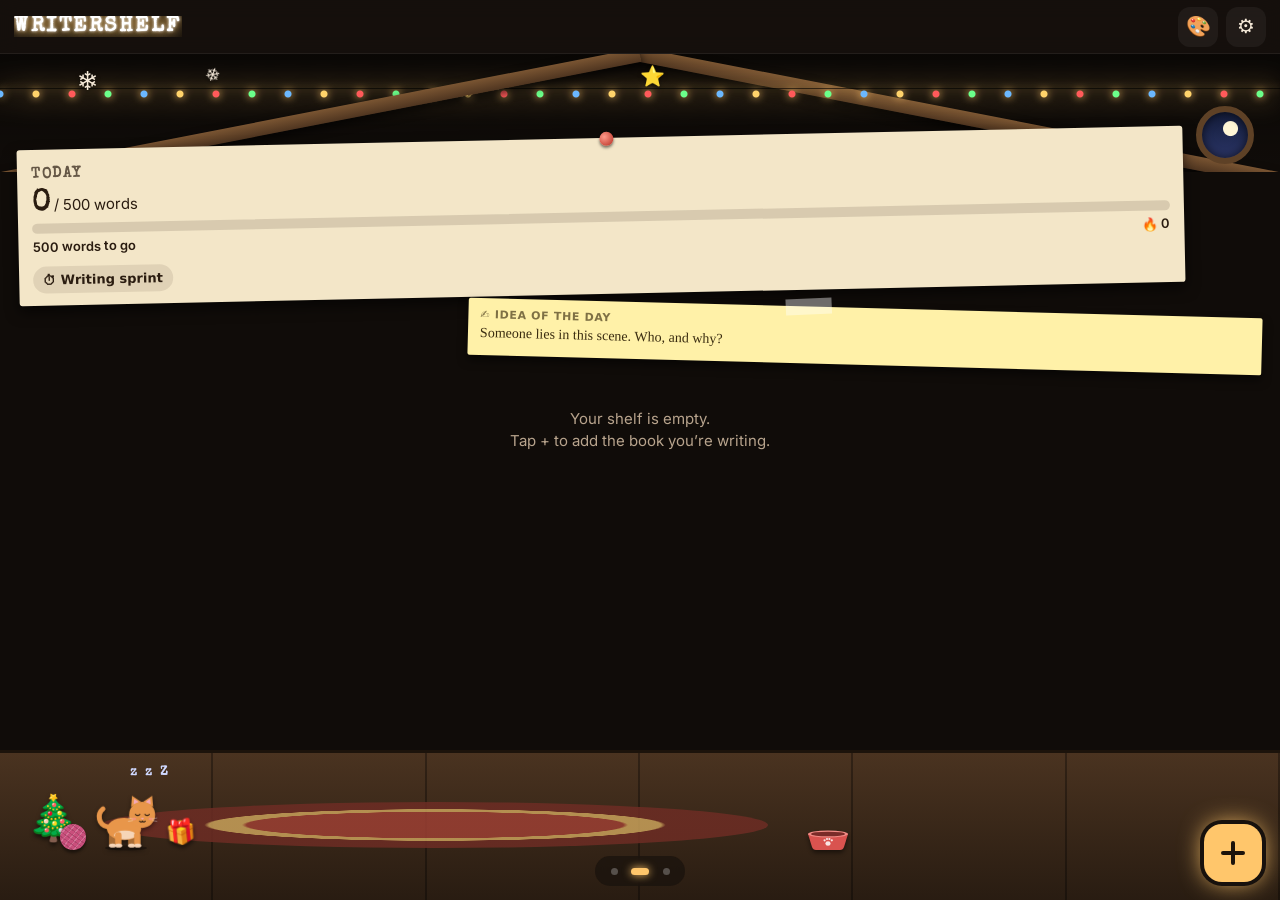
<file: index.html>
<!doctype html>
<html lang="en">
<head>
<meta charset="utf-8">
<meta name="viewport" content="width=device-width,initial-scale=1,viewport-fit=cover">
<title>My Writershelf</title>
<meta name="description" content="The books you're writing, on an attic shelf: word counts from Google Docs, a daily goal, streaks and stats.">
<meta name="theme-color" content="#17110d">
<link rel="manifest" href="manifest.webmanifest">
<link rel="icon" href="icon-192.png">
<link rel="apple-touch-icon" href="icon-192.png">
<link rel="preconnect" href="https://fonts.googleapis.com">
<link rel="preconnect" href="https://fonts.gstatic.com" crossorigin>
<link href="https://fonts.googleapis.com/css2?family=Special+Elite&family=Inter:wght@400;600;700&display=swap" rel="stylesheet">
<link rel="stylesheet" href="css/base.css">
<link rel="stylesheet" href="css/attic.css">
<link rel="stylesheet" href="css/buddy.css">
<link rel="stylesheet" href="css/room.css">
<link rel="stylesheet" href="css/walls.css">
<link rel="stylesheet" href="css/sheets.css">
</head>
<body>
<header class="top">
  <h1 class="neon">WRITERSHELF</h1>
  <div class="hbtns"><button id="btnInstall" class="btn primary install" hidden>⬇ Install</button><button id="btnLook" class="icon" aria-label="Customize">🎨</button><button id="btnSettings" class="icon" aria-label="Settings">⚙</button></div>
</header>

<main>
  <!-- The attic: slanted roof, string lights, today's note pinned to the wall, the shelf of books, the buddy -->
  <section id="view-attic" class="view on">
    <div class="roof"><i class="lights" aria-hidden="true"></i><button class="porthole" aria-label="Window: the weather outside"></button></div>
    <!-- light through the window, dust in it, and the season's decorations (21-room-life.js) -->
    <i class="sunbeam" aria-hidden="true"></i>
    <div id="decoWall" class="deco" aria-hidden="true"></div>
    <div id="todayNote" class="pinned"></div>
    <button id="promptNote" class="prompt-note" aria-label="Today’s writing prompt"></button>
    <div id="shelf" class="shelves"></div>
    <div class="floor">
      <i class="rug"></i>
      <div id="decoFloor" class="deco" aria-hidden="true"></div>
      <button id="yarn" class="yarn" aria-label="Yarn ball: throw it for your buddy"></button>
      <button class="bowl" aria-label="Food bowl: call your buddy"></button>
      <!-- the buddy: drawn by 08-buddy.js, walked around (and to the other walls' floors) by 16-buddy-moves.js -->
      <div id="pet" class="pet" role="button" tabindex="0" aria-label="Your buddy"><span class="bubble" id="bubble"></span><div class="pv" id="petArt"></div></div>
    </div>
  </section>

  <section id="view-goals" class="view wall away">
    <div class="roof" aria-hidden="true"><i class="lights"></i></div>
    <div id="goalsBody" class="wall-body"></div>
    <div class="floor"><button class="bowl" aria-label="Food bowl: call your buddy"></button></div>
  </section>
  <section id="view-stats" class="view wall away">
    <div class="roof" aria-hidden="true"><i class="lights"></i></div>
    <div id="statsBody" class="wall-body"></div>
    <div class="floor"><button class="bowl" aria-label="Food bowl: call your buddy"></button></div>
  </section>
</main>

<div class="dots"><button data-k="-1" aria-label="Goals"></button><button data-k="0" class="on" aria-label="Attic"></button><button data-k="1" aria-label="Stats"></button></div>
<button id="updBtn" class="upd" hidden>⟳ Update now</button>
<button id="btnAdd" class="fab" aria-label="Add a book">+</button>

<!-- Add: pick Google Docs, or add by hand -->
<dialog id="dlgAdd" class="sheet">
  <div class="sheet-h"><h2>Add a book</h2><button class="x" data-close aria-label="Close">✕</button></div>
  <p class="dim">Pick the Google Docs you write in. The app reads their word count by itself from then on.</p>
  <button id="addDocs" class="btn primary wide">📄 Pick from Google Docs</button>
  <button id="addManual" class="btn ghost wide">Add it by hand</button>
</dialog>

<!-- A book's card -->
<dialog id="dlgBook" class="sheet"><div id="bBody"></div></dialog>

<!-- Add / edit form -->
<dialog id="dlgEdit" class="sheet">
  <form id="fEdit">
    <div class="sheet-h"><h2 id="editH">Book</h2><button type="button" class="x" data-close aria-label="Close">✕</button></div>
    <label>Title<input name="title" required maxlength="120"></label>
    <label>Status</label><div class="seg" id="eStatus"></div>
    <div class="two">
      <label>Words so far<input name="words" type="number" min="0" inputmode="numeric"></label>
      <label>Word goal for the book<input name="target" type="number" min="0" step="1000" inputmode="numeric"></label>
    </div>
    <p class="dim small" id="eDocHint" hidden>Words are counted from Google Docs.</p>
    <label>Spine colour</label><div class="swatches" id="eColor"></div>
    <label>Notes<textarea name="notes" rows="4" placeholder="Ideas, what happens next…"></textarea></label>
    <div class="actions">
      <button type="button" id="eDel" class="btn danger">Delete</button>
      <button class="btn primary">Save</button>
    </div>
  </form>
</dialog>

<!-- Open and write: the whole Google Doc — tap a paragraph to change it, keep writing at the bottom (10-write.js) -->
<dialog id="dlgWrite" class="sheet write">
  <div class="sheet-h"><h2 id="wTitle"></h2><div id="peek" class="peek" aria-hidden="true"><span class="bubble"></span><div class="pv"></div></div><button class="x" data-close aria-label="Close">✕</button></div>
  <div id="wTools" class="tools" role="toolbar" aria-label="Formatting"></div>
  <div id="wDoc" class="ctx"></div>
  <textarea id="wText" rows="5" placeholder="Keep writing…"></textarea>
  <p class="dim small" id="wCount"></p>
  <button id="wSend" class="btn primary wide">Save to my Google Doc</button>
  <p class="dim small">Tap a paragraph to change it; select words to make them bold, italic… Until it’s saved, your writing is kept on this phone.</p>
</dialog>

<!-- Customize: a short sheet with no dark backdrop, so the attic stays in view while you choose -->
<dialog id="dlgLook" class="sheet">
  <div class="sheet-h"><h2>Customize</h2><button class="x" data-close aria-label="Close">✕</button></div>
  <div id="cBody"></div>
  <label>Your buddy’s name<input id="cPet" maxlength="24"></label>
</dialog>

<!-- Writing sprint: how long (23-sprint.js) -->
<dialog id="dlgSprint" class="sheet">
  <div class="sheet-h"><h2>Writing sprint</h2><button class="x" data-close aria-label="Close">✕</button></div>
  <p class="dim">Write as much as you can before the candle burns down: in Google Docs or with Open and write. Your words are counted by themselves.</p>
  <div class="seg sprint-len"><button data-min="10">10 min</button><button data-min="15">15 min</button><button data-min="25">25 min</button></div>
</dialog>

<!-- What's new -->
<dialog id="dlgNews" class="sheet">
  <div class="sheet-h"><h2>What’s new</h2><button class="x" data-close aria-label="Close">✕</button></div>
  <div id="newsBody" class="news"></div>
  <button class="btn primary wide" data-close>Got it</button>
</dialog>

<!-- Settings -->
<dialog id="dlgSet" class="sheet">
  <div class="sheet-h"><h2>Settings</h2><button class="x" data-close aria-label="Close">✕</button></div>
  <label>Daily word goal<input id="sGoal" type="number" min="1" step="50" inputmode="numeric"></label>
  <h3>Google</h3>
  <p class="dim small" id="gStatus"></p>
  <button class="btn primary wide" id="gConnect">Connect Google</button>
  <div class="row" id="gActions" hidden>
    <button class="btn" id="gNow">Back up now</button>
    <button class="btn ghost" id="gOff">Disconnect</button>
  </div>
  <h3>Daily reminder</h3>
  <label class="check"><input type="checkbox" id="rOn"> Remind me to write</label>
  <label>At<input type="time" id="rTime" value="20:00"></label>
  <p class="dim small">Only on days you haven’t reached your goal yet, even when the app is closed.</p>
  <h3>Display</h3>
  <label class="check"><input type="checkbox" id="sSound"> Sounds (rain, thunder)</label>
  <label>Language<select id="sLang"><option value="auto">Automatic</option><option value="en">English</option><option value="fr">Français</option><option value="es">Español</option><option value="ht">Kreyòl ayisyen</option><option value="pt">Português</option><option value="de">Deutsch</option><option value="it">Italiano</option></select></label>
  <h3>Backup</h3>
  <p class="dim">Your shelf lives on this phone. Save a backup now and then.</p>
  <div class="row">
    <button class="btn" id="sExport">Save backup</button>
    <label class="btn">Load backup<input type="file" id="sImport" accept=".json,application/json" hidden></label>
  </div>
  <button class="btn ghost wide" id="sNews">What’s new</button>
  <button class="btn ghost wide" id="sInstall" hidden>Install the app</button>
  <p class="dim small">My Writershelf v<span id="ver"></span> · <a href="privacy.html">Privacy</a></p>
</dialog>

<i id="flash" class="flash" aria-hidden="true"></i>
<div id="sprintBar" class="sprint-bar" hidden></div>
<div id="toast" role="status"></div>

<script src="js/01-core.js"></script>
<script src="js/02-google.js"></script>
<script src="js/03-docs.js"></script>
<script src="js/04-book-form.js"></script>
<script src="js/05-book-card.js"></script>
<script src="js/06-attic.js"></script>
<script src="js/07-turning-walls.js"></script>
<script src="js/08-buddy.js"></script>
<script src="js/09-goals-stats.js"></script>
<script src="js/10-write.js"></script>
<script src="js/11-settings-backup.js"></script>
<script src="js/12-drive-backup.js"></script>
<script src="js/13-install-update.js"></script>
<script src="js/14-whats-new.js"></script>
<script src="js/15-languages.js"></script>
<script src="js/16-buddy-moves.js"></script>
<script src="js/17-customize.js"></script>
<script src="js/18-weather.js"></script>
<script src="js/19-achievements.js"></script>
<script src="js/20-buddy-play.js"></script>
<script src="js/21-room-life.js"></script>
<script src="js/22-buddy-life.js"></script>
<script src="js/23-sprint.js"></script>
<script src="js/24-prompts.js"></script>
<script src="js/25-reminder.js"></script>
<script src="js/26-format.js"></script>
</body>
</html>
</file>
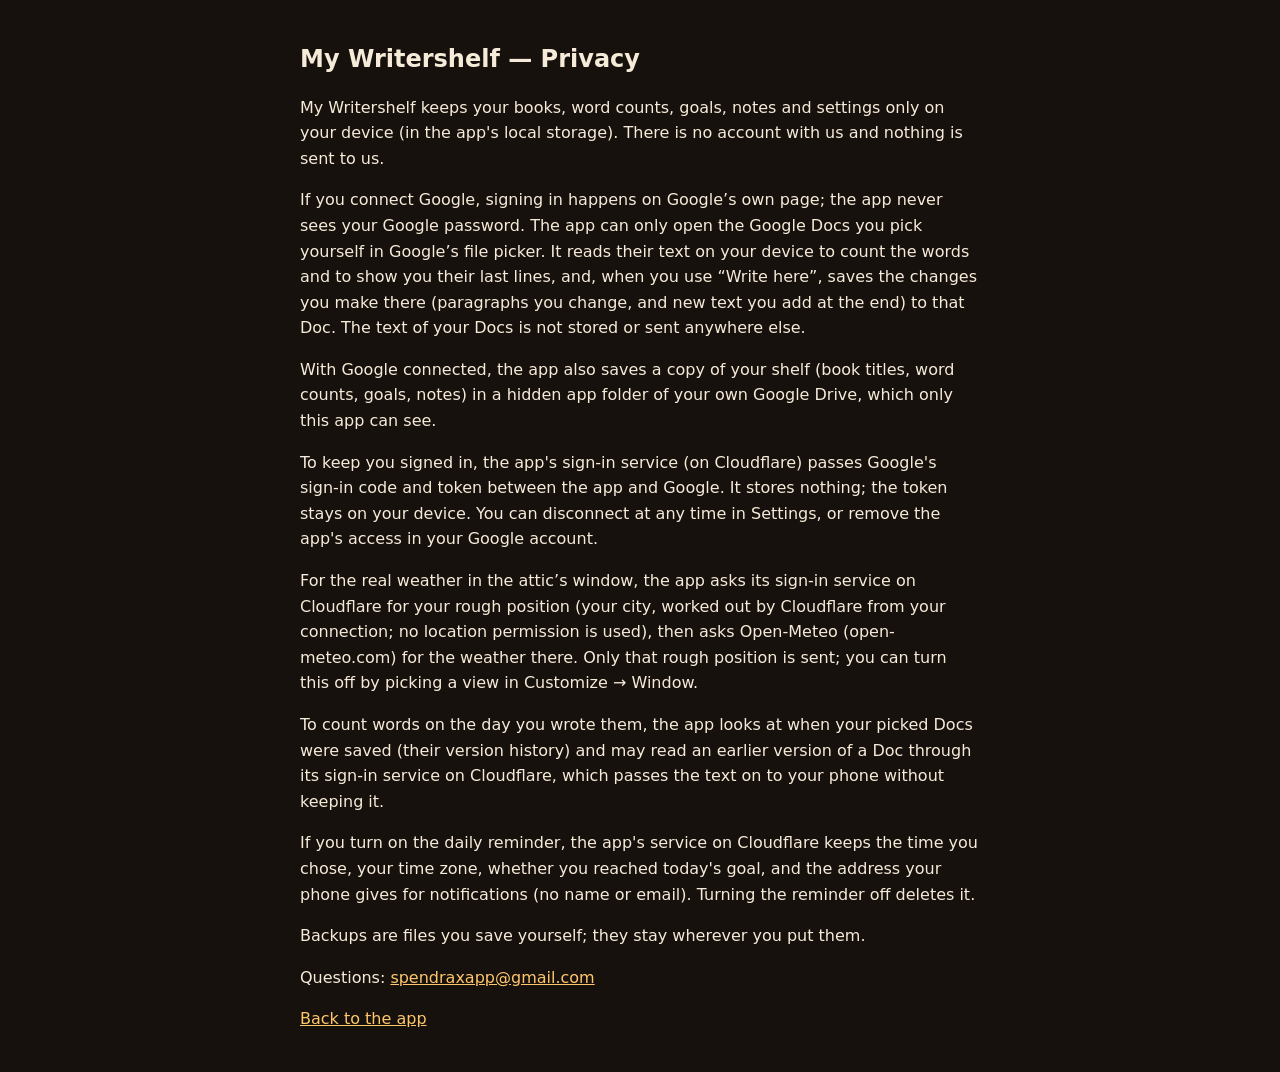
<file: privacy.html>
<!doctype html>
<html lang="en"><head><meta charset="utf-8"><meta name="viewport" content="width=device-width,initial-scale=1">
<title>Privacy · My Writershelf</title>
<style>body{font:16px/1.6 system-ui,sans-serif;max-width:680px;margin:0 auto;padding:24px;background:#17110d;color:#f6ead9}a{color:#ffc66b}h1{font-size:24px}</style>
</head><body>
<h1>My Writershelf — Privacy</h1>
<p>My Writershelf keeps your books, word counts, goals, notes and settings only on your device (in the app's local storage). There is no account with us and nothing is sent to us.</p>
<p>If you connect Google, signing in happens on Google’s own page; the app never sees your Google password. The app can only open the Google Docs you pick yourself in Google’s file picker. It reads their text on your device to count the words and to show you their last lines, and, when you use “Write here”, saves the changes you make there (paragraphs you change, and new text you add at the end) to that Doc. The text of your Docs is not stored or sent anywhere else.</p>
<p>With Google connected, the app also saves a copy of your shelf (book titles, word counts, goals, notes) in a hidden app folder of your own Google Drive, which only this app can see.</p>
<p>To keep you signed in, the app's sign-in service (on Cloudflare) passes Google's sign-in code and token between the app and Google. It stores nothing; the token stays on your device. You can disconnect at any time in Settings, or remove the app's access in your Google account.</p>
<p>For the real weather in the attic’s window, the app asks its sign-in service on Cloudflare for your rough position (your city, worked out by Cloudflare from your connection; no location permission is used), then asks Open-Meteo (open-meteo.com) for the weather there. Only that rough position is sent; you can turn this off by picking a view in Customize → Window.</p>
<p>To count words on the day you wrote them, the app looks at when your picked Docs were saved (their version history) and may read an earlier version of a Doc through its sign-in service on Cloudflare, which passes the text on to your phone without keeping it.</p>
<p>If you turn on the daily reminder, the app's service on Cloudflare keeps the time you chose, your time zone, whether you reached today's goal, and the address your phone gives for notifications (no name or email). Turning the reminder off deletes it.</p>
<p>Backups are files you save yourself; they stay wherever you put them.</p>
<p>Questions: <a href="mailto:spendraxapp@gmail.com">spendraxapp@gmail.com</a></p>
<p><a href="./">Back to the app</a></p>
</body></html>
</file>
<file: css/base.css>
/* BASE — colours (the string-light colour is --led), fonts, the top bar and form fields used everywhere. */

/* hidden always hides, even on things that set their own display */
[hidden] {
  display: none !important;
}

:root {
  --led: #ffc66b;
  /* set by Customize (17-customize.js): wall, floor, rug, the buddy's fur */
  --wall: #17110d;
  --fl: #4a3320;
  --rug: #9c3f33;
  --fur: #e8964a;
  --glow: color-mix(in srgb, var(--led) 45%, transparent);
  --ink: #f6ead9;
  --dim: #b8a48d;
  --panel: #261b14;
  --line: #44311f;
  --field: #130d09;
  --hd: 'Special Elite', Georgia, serif;
}

* {
  box-sizing: border-box;
}

html,
body {
  margin: 0;
  min-height: 100%;
}

body {
  background: #17110d;
  color: var(--ink);
  font:
    15px/1.45 Inter,
    system-ui,
    sans-serif;
  color-scheme: dark;
  -webkit-tap-highlight-color: transparent;
  overscroll-behavior-y: none;
}

button {
  font: inherit;
  color: inherit;
  border: 0;
  background: none;
  cursor: pointer;
  padding: 0;
}

a {
  color: color-mix(in srgb, var(--led) 70%, #fff);
}

h2,
h3 {
  font-family: var(--hd);
  margin: 0;
}

.dim {
  color: var(--dim);
}

.small {
  font-size: 12px;
}

/* top bar */
.top {
  position: fixed;
  inset: 0 0 auto;
  z-index: 20;
  height: calc(54px + env(safe-area-inset-top));
  padding: env(safe-area-inset-top) 14px 0;
  display: flex;
  align-items: center;
  justify-content: space-between;
  background: rgba(23, 17, 13, 0.85);
  backdrop-filter: blur(10px);
  border-bottom: 1px solid #ffffff10;
}

.neon {
  font: 700 21px var(--hd);
  letter-spacing: 0.12em;
  margin: 0;
  color: #fff;
  text-shadow:
    0 0 3px #fff,
    0 0 10px var(--led),
    0 0 24px var(--led);
}

.icon {
  width: 40px;
  height: 40px;
  border-radius: 12px;
  font-size: 20px;
  display: grid;
  place-items: center;
  background: #ffffff0d;
}

@keyframes fade {
  from {
    opacity: 0;
  }
}

input,
select,
textarea {
  width: 100%;
  font: inherit;
  color: var(--ink);
  background: var(--field);
  border: 1px solid var(--line);
  border-radius: 10px;
  padding: 9px 12px;
  outline: none;
}

input:focus,
select:focus,
textarea:focus {
  border-color: var(--led);
  box-shadow: 0 0 0 3px var(--glow);
}

textarea {
  resize: vertical;
}

@keyframes up {
  from {
    transform: translateY(40%);
    opacity: 0;
  }
}

@media (prefers-reduced-motion: reduce) {
  * {
    animation-duration: 0.01s !important;
    transition-duration: 0.01s !important;
  }
}

.hbtns {
  display: flex;
  gap: 8px;
}

/* the "Install" button in the top bar (13-install-update.js) */
.install {
  padding: 8px 10px;
  font-size: 13px;
  white-space: nowrap;
}
.top .neon {
  min-width: 0;
  overflow: hidden;
  text-overflow: ellipsis;
}
</file>
<file: css/attic.css>
/* THE ATTIC — the slanted roof with its string lights and round window, today's note pinned to the wall,
   the shelf of book spines and the wooden floor. */

/* ---------- Roof: two beams meeting at the top, string lights under them ---------- */
.roof {
  position: relative;
  height: 64px;
  overflow: hidden;
  background: linear-gradient(#0006, transparent);
}
#view-attic .roof {
  height: 118px;
}
.roof::before,
.roof::after {
  content: '';
  position: absolute;
  top: -6px;
  width: 62%;
  height: 14px;
  background: linear-gradient(#7a5532, #4f3520);
  box-shadow: 0 4px 10px #000a;
}
.roof::before {
  left: 50%;
  transform-origin: left center;
  transform: rotate(11deg);
}
.roof::after {
  right: 50%;
  transform-origin: right center;
  transform: rotate(-11deg);
}
/* a row of little bulbs on a wire */
.lights {
  position: absolute;
  inset: 34px 0 auto;
  height: 16px;
  border-top: 1px solid #0009;
  background: radial-gradient(circle at 50% 5px, var(--led) 0 3px, transparent 4px) 0 0 / 36px 16px repeat-x;
  filter: drop-shadow(0 0 6px var(--led));
  animation: twinkle 4s ease-in-out infinite;
}
@keyframes twinkle {
  50% {
    opacity: 0.7;
  }
}
/* the round window, with the moon */
.porthole {
  padding: 0;
  cursor: pointer;
  position: absolute;
  right: 26px;
  top: 52px;
  width: 58px;
  height: 58px;
  border-radius: 50%;
  border: 6px solid #5e4126;
  background:
    radial-gradient(circle at 62% 36%, #fff6d6 0 7px, transparent 8px),
    linear-gradient(#131c3a, #2b3566);
  box-shadow: inset 0 0 10px #000a;
}
/* the other views (Customize → Window) */
[data-sky='dusk'] .porthole {
  background:
    radial-gradient(circle at 50% 78%, #ffe9a8 0 9px, transparent 10px),
    linear-gradient(#3b2a6b, #e0704a 60%, #ffb35c);
}
[data-sky='day'] .porthole {
  background:
    radial-gradient(ellipse 12px 5px at 40% 62%, #fff 95%, transparent),
    radial-gradient(circle at 68% 34%, #fff3b0 0 6px, transparent 7px),
    linear-gradient(#5aa9e6, #b5dcf5);
}
[data-sky='clouds'] .porthole {
  background:
    radial-gradient(ellipse 14px 7px at 36% 58%, #f4f6f8 95%, transparent),
    radial-gradient(ellipse 12px 6px at 64% 40%, #e3e8ee 95%, transparent),
    linear-gradient(#8fa3b8, #c3cfdb);
}
[data-sky='snow'] .porthole {
  background:
    radial-gradient(circle, #fff 0 1.4px, transparent 2px) 0 0 / 11px 11px,
    radial-gradient(circle, #fff 0 1px, transparent 1.5px) 5px 6px / 9px 9px,
    linear-gradient(#7d8a99, #c9d2dc);
  animation: snowfall 3s linear infinite;
}
@keyframes snowfall {
  to {
    background-position: 0 22px, 5px 24px, 0 0;
  }
}
[data-sky='rain'] .porthole {
  background:
    repeating-linear-gradient(105deg, transparent 0 5px, #ffffff55 5px 6px),
    linear-gradient(#3c4653, #6b7785);
}

/* ---------- Today's note: a sheet of paper held by a pin ---------- */
.pinned {
  position: relative;
  margin: -34px 96px 0 18px;
  padding: 14px 14px 12px;
  border-radius: 3px;
  background: #f3e6c8;
  color: #2a1c10;
  transform: rotate(-1.2deg);
  box-shadow: 0 6px 14px #0009;
}
.pinned::before {
  content: '';
  position: absolute;
  top: -6px;
  left: 50%;
  width: 14px;
  height: 14px;
  border-radius: 50%;
  background: radial-gradient(circle at 35% 35%, #ff9a8a, #b32a1e);
  box-shadow: 0 2px 3px #0008;
}
.pinned h2 {
  font-size: 15px;
  letter-spacing: 0.1em;
  text-transform: uppercase;
  opacity: 0.7;
}
.pinned p {
  margin: 4px 0;
}
.big b {
  font: 700 30px var(--hd);
}
.row2 {
  display: flex;
  justify-content: space-between;
  font-size: 13px;
  font-weight: 600;
}
.resync {
  position: absolute;
  top: 4px;
  right: 4px;
  width: 40px;
  height: 40px;
  font-size: 18px;
  color: #2a1c10;
}
/* a progress line (today's note, the Goals wall, a book's card) */
.meter {
  height: 10px;
  border-radius: 5px;
  background: #ffffff14;
  overflow: hidden;
}
.meter i {
  display: block;
  height: 100%;
  border-radius: 5px;
  background: linear-gradient(90deg, var(--led), color-mix(in srgb, var(--led) 50%, #fff));
}
.pinned .meter {
  background: #2a1c1022;
}
.pinned .meter i {
  background: #c9762a;
}

/* ---------- The shelf: rows of spines, a wooden board under each row ---------- */
.shelf {
  position: relative;
  display: flex;
  flex-wrap: wrap;
  align-items: flex-end;
  gap: 22px 4px;
  margin: 26px 12px 30px;
  padding: 0 14px 22px;
  min-height: 172px;
  /* every 172px, a row: 150 of books, then the board (its top, its front edge with a light line, its shadow on
     the wall), and under it at each end a wooden bracket holding it up */
  background:
    linear-gradient(transparent 164px, #3b2817 164px) left 22px top 0 / 12px 172px repeat-y,
    linear-gradient(transparent 164px, #3b2817 164px) right 22px top 0 / 12px 172px repeat-y,
    repeating-linear-gradient(
      transparent 0 148px,
      #a77a4a 148px 151px,
      #8a5f36 151px 154px,
      #c79a63 154px 155px,
      #6b4627 155px 162px,
      #4a301b 162px 164px,
      #0007 164px 166px,
      #0003 166px 170px,
      transparent 170px 172px
    );
}
/* the shelves, each with its name on a little brass plaque */
.shelf-group {
  margin-top: 18px;
}
.shelf-group .shelf {
  margin-top: 6px;
}
.plaque {
  display: inline-block;
  margin: 0 0 0 26px;
  padding: 3px 10px;
  border-radius: 3px;
  background: linear-gradient(#d9b56a, #a8823c);
  color: #2a1c10;
  font: 700 11px var(--ui, system-ui);
  letter-spacing: 0.08em;
  text-transform: uppercase;
  box-shadow: 0 2px 3px #0008;
}
.shelf .empty.small {
  margin: 60px 0;
  font-size: 13px;
}
/* to continue later: a ribbon bookmark sticking out the top */
.spine.later::before {
  content: '';
  position: absolute;
  top: -6px;
  right: 9px;
  width: 7px;
  height: 22px;
  background: #c94f4f;
  clip-path: polygon(0 0, 100% 0, 100% 100%, 50% 75%, 0 100%);
}
/* to improve: a little orange sticky note poking out the side, to remember there's fixing to do */
.spine.improve::before {
  content: '';
  position: absolute;
  top: 26px;
  right: -5px;
  width: 9px;
  height: 14px;
  border-radius: 1px;
  background: #ffb07a;
  box-shadow: 1px 1px 2px #0007;
}
/* dropped: faded and dusty */
.spine.dropped {
  filter: grayscale(0.75) brightness(0.75);
}
/* a book: a leather-like spine with a soft curve; its colour fills up from the bottom (--p) as it gets closer
   to its word goal. Its size comes from its number of words (spineHTML in 01-core.js). */
.spine {
  position: relative;
  margin-bottom: 2px;
  border-radius: 4px 4px 2px 2px;
  background:
    linear-gradient(90deg, #0005, transparent 18%, #ffffff1a 32%, transparent 48%, transparent 78%, #0006),
    linear-gradient(to top, var(--c) var(--p), color-mix(in srgb, var(--c) 35%, #1c130b) var(--p));
  box-shadow:
    inset 0 -3px 0 #0004,
    2px 0 3px #0006;
  display: grid;
  place-items: center;
}
/* two thin gold lines near the top and the bottom, like a printed spine */
.spine .band {
  position: absolute;
  left: 0;
  right: 0;
  bottom: 22px;
  height: 6px;
  border-top: 1px solid #e6c37a99;
  border-bottom: 1px solid #e6c37a99;
}
.spine .band.top {
  top: 10px;
  bottom: auto;
}
.spine b {
  writing-mode: vertical-rl;
  transform: rotate(180deg);
  /* a long title wraps onto a second line on a thick book instead of being cut */
  max-height: calc(100% - 46px);
  max-width: calc(100% - 6px);
  padding: 5px 2px;
  border-radius: 2px;
  background: #0000002e; /* a slightly darker label behind the title */
  overflow: hidden;
  font: 12px/1.15 var(--hd);
  text-align: center;
  color: #f6ead9;
  text-shadow: 0 1px 2px #000;
}
.spine .dot {
  position: absolute;
  bottom: 7px;
  width: 8px;
  height: 8px;
  border-radius: 50%;
  background: var(--sc);
  box-shadow: 0 0 6px var(--sc);
}
/* a finished book's lines are solid gold */
.spine.done .band {
  border-width: 2px;
  border-color: #ffd36b;
  box-shadow: 0 0 6px #ffd36b66;
}
.empty {
  width: 100%;
  margin: 44px 0;
  text-align: center;
  color: var(--dim);
}

/* ---------- Floor and rug: the same floor on the three walls, so it carries on when you turn ---------- */
/* it's the ground under each wall: it scrolls with the wall, at the very bottom */
.floor {
  position: relative;
  margin-top: auto;
  height: 150px;
  /* 6 planks per wall, so the plank lines meet at the corners */
  background:
    repeating-linear-gradient(90deg, transparent 0 calc(100% / 6 - 2px), #0005 calc(100% / 6 - 2px) calc(100% / 6)),
    linear-gradient(var(--fl), color-mix(in srgb, var(--fl) 55%, #000));
  border-top: 3px solid #1c130b;
}
.rug {
  position: absolute;
  left: 8%;
  bottom: 52px;
  width: 52%;
  height: 46px;
  border-radius: 50%;
  background: radial-gradient(var(--rug) 0 40%, #c9a15a 41% 48%, color-mix(in srgb, var(--rug) 70%, #000) 49%);
  opacity: 0.85;
}
</file>
<file: css/buddy.css>
/* THE BUDDY — the animal on the attic floor. Its picture is drawn by js/08-buddy.js (one small drawing per
   animal); this file colours it, makes it blink, wag, walk and jump, and styles its speech bubble.
   --fur is the colour you picked in Customize. */

.pet {
  position: absolute;
  left: 0;
  bottom: 50px;
  width: 76px;
  height: 78px;
  z-index: 5;
  cursor: grab;
  touch-action: none; /* dragging it doesn't scroll the wall */
  /* holding a finger on it pets it: it doesn't select the hearts or its words, nor open the phone's menu */
  user-select: none;
  -webkit-user-select: none;
  -webkit-touch-callout: none;
  -webkit-tap-highlight-color: transparent;
  /* moved along the floor, and carried by your finger, by 16-buddy-moves.js with transform: translate(…) */
}
/* .pv turns the buddy to face the way it walks (the bubble stays readable) */
.pv {
  position: absolute;
  inset: 0;
  filter: drop-shadow(0 2px 2px #0007);
}
.pet.flip .pv {
  transform: scaleX(-1);
}
.pet svg {
  display: block;
  width: 100%;
  height: 100%;
  overflow: visible;
}

/* ---------- Colours: fur, its darker shade (far legs, ears) and its lighter shade (belly, muzzle) ---------- */
.pet .f {
  fill: var(--fur);
}
.pet .f2 {
  fill: color-mix(in srgb, var(--fur) 72%, #000);
}
.pet .fl {
  fill: color-mix(in srgb, var(--fur) 40%, #fff);
}
.pet .ts {
  fill: none;
  stroke: var(--fur);
  stroke-width: 5;
  stroke-linecap: round;
}
.pet .line {
  fill: none;
  stroke: #2a1c10;
  stroke-width: 1.1;
  stroke-linecap: round;
}

/* ---------- Always moving a little: breathing, tail, blinking ---------- */
.pet .legs,
.pet .tail,
.pet .eyes,
.pet .leg {
  transform-box: fill-box;
}
.pet .top {
  animation: breathe 3.2s ease-in-out infinite;
}
@keyframes breathe {
  50% {
    transform: translateY(0.6px);
  }
}
/* the head turns at the neck; when nothing else is going on, it slowly looks around */
.pet .head {
  transform-box: view-box;
  transform-origin: 40px 31px;
  animation: look 7s ease-in-out infinite;
}
@keyframes look {
  0%,
  100% {
    transform: rotate(0);
  }
  20%,
  35% {
    transform: rotate(-5deg);
  }
  60%,
  75% {
    transform: rotate(4deg) translateY(0.5px);
  }
}
.pet .tail {
  transform-origin: 100% 100%;
  animation: wag 2.4s ease-in-out infinite alternate;
}
@keyframes wag {
  to {
    transform: rotate(14deg);
  }
}
.pet .eyes {
  transform-origin: 50% 50%;
  animation: blink 5s infinite;
}
@keyframes blink {
  0%,
  95%,
  100% {
    transform: scaleY(1);
  }
  97% {
    transform: scaleY(0.1);
  }
}

/* ---------- Walking: the legs swing, two by two ---------- */
.pet .leg {
  transform-origin: 50% 0;
}
.pet.walk .leg.a {
  animation: step 0.36s ease-in-out infinite alternate;
}
.pet.walk .leg.b {
  animation: step 0.36s ease-in-out infinite alternate-reverse;
}
@keyframes step {
  from {
    transform: rotate(-22deg);
  }
  to {
    transform: rotate(22deg);
  }
}
/* a little bounce at each step (twice per leg swing), the head nodding along, the tail swaying */
.pet.walk .top {
  animation: bob 0.36s ease-in-out infinite;
}
@keyframes bob {
  50% {
    transform: translateY(-1.3px);
  }
}
.pet.walk .head {
  animation: nod 0.72s ease-in-out infinite;
}
@keyframes nod {
  50% {
    transform: rotate(3deg);
  }
}
.pet.walk .tail {
  animation: wag 0.72s ease-in-out infinite alternate;
}

/* ---------- Moods: the mouth and eyes change ---------- */
.pet .shut,
.pet .smile,
.pet .frown {
  display: none;
}
.pet.asleep .eyes,
.pet.happy .mouth,
.pet.sad .mouth {
  display: none;
}
.pet.asleep .shut,
.pet.happy .smile,
.pet.sad .frown {
  display: block;
}
.pet.asleep .tail {
  animation: none;
}
.pet.happy .tail {
  animation-duration: 0.35s;
}
/* the daily goal is done: a few happy jumps */
.pet.jump .pv {
  animation: jump 0.4s ease-out 4 alternate;
}
@keyframes jump {
  to {
    translate: 0 -22px;
  }
}

/* picked up: off the wall and on the screen itself, above everything, following your finger */
.pet.carried {
  position: fixed;
  top: 0;
  bottom: auto;
  z-index: 40;
}
/* legs dangling */
.pet.held {
  cursor: grabbing;
  z-index: 9;
}
.pet.held .leg.a {
  animation: step 0.5s ease-in-out infinite alternate;
}
.pet.held .leg.b {
  animation: step 0.5s ease-in-out infinite alternate-reverse;
}

/* jumping up: front legs reach forward, back legs push off */
.pet.leap .leg.a {
  transform: rotate(-35deg);
}
.pet.leap .leg.b {
  transform: rotate(35deg);
}

/* tapped twice: a happy spin */
.pet.spin .pv {
  animation: spin 0.6s ease-in-out;
}
@keyframes spin {
  50% {
    transform: translateY(-14px) rotate(180deg);
  }
  to {
    transform: rotate(360deg);
  }
}
/* being petted: eyes closed happily, a big smile, the tail going fast */
.pet.petted .eyes,
.pet.petted .mouth,
.pet.petted .frown {
  display: none;
}
.pet.petted .shut,
.pet.petted .smile {
  display: block;
}
.pet.petted .tail {
  animation-duration: 0.3s;
}
.pet.petted .top {
  animation: purr 0.18s ease-in-out infinite alternate;
}
/* leaning into your hand */
.pet.petted .head {
  animation: none;
  transform: rotate(-9deg);
  transition: transform 0.4s ease-out;
}
@keyframes purr {
  to {
    transform: translateY(0.8px) scaleY(0.98);
  }
}
/* the hearts that float up when you tap or pet it */
.heart {
  position: absolute;
  top: 6px;
  font-style: normal;
  font-size: 15px;
  color: #ff6b8a;
  pointer-events: none;
  animation: heart 1.1s ease-out forwards;
}
@keyframes heart {
  to {
    transform: translateY(-46px) scale(1.3);
    opacity: 0;
  }
}

/* eating: the body leans in a little; the head dips into the bowl, chews a few times, comes up, dips again */
.pet.eat .top {
  transform-box: view-box;
  transform-origin: 20px 52px;
  animation: lean 1.6s ease-in-out infinite;
}
@keyframes lean {
  0%,
  100% {
    transform: rotate(0);
  }
  30%,
  80% {
    transform: rotate(3deg);
  }
}
.pet.eat .head {
  animation: nom 1.6s ease-in-out infinite;
}
@keyframes nom {
  0%,
  100% {
    transform: rotate(0);
  }
  30% {
    transform: rotate(30deg) translate(2px, 2px);
  }
  42% {
    transform: rotate(26deg) translate(2px, 1px);
  }
  54% {
    transform: rotate(30deg) translate(2px, 2px);
  }
  66% {
    transform: rotate(26deg) translate(2px, 1px);
  }
  80% {
    transform: rotate(30deg) translate(2px, 2px);
  }
}
.pet.eat .tail {
  animation: wag 0.5s ease-in-out infinite alternate;
}

/* ---------- The food bowl on each floor: tap it to fill it and call your buddy (16-buddy-moves.js) ---------- */
.bowl {
  position: absolute;
  z-index: 4;
  left: 63%; /* clear of the + button */
  bottom: 50px;
  width: 44px;
  height: 26px;
  padding: 0;
  background: none;
  filter: drop-shadow(0 3px 2px #0007);
}
.bowl svg {
  display: block;
  width: 100%;
  height: 100%;
  overflow: visible;
}
/* a bigger area to tap than the bowl itself */
.bowl::after {
  content: '';
  position: absolute;
  inset: -18px -12px -10px;
}
/* the kibble, heaped above the rim once it's filled */
.bowl .food {
  transform: scaleY(0);
  transform-origin: 50% 11px;
  transition: transform 0.3s;
}
.bowl.full .food {
  transform: scaleY(1);
}

/* ---------- Speech bubble (on the side with more room) ---------- */
.bubble {
  position: absolute;
  left: 30px;
  bottom: calc(100% + 2px);
  width: max-content;
  max-width: 210px;
  padding: 7px 11px;
  border-radius: 12px 12px 12px 2px;
  background: #fff;
  color: #1c130b;
  font-size: 13px;
  font-weight: 600;
  opacity: 0;
  transition: opacity 0.25s;
  pointer-events: none;
}
.pet.right .bubble {
  left: auto;
  right: 30px;
  border-radius: 12px 12px 2px 12px;
}
.pet.talk .bubble {
  opacity: 1;
}

/* ---------- Its life (js/22-buddy-life.js) ---------- */
/* it grows a little with each level */
.pet svg {
  transform: scale(var(--grow, 1));
  transform-origin: 50% 100%;
}
/* asleep: Zzz floating up */
.pet.asleep::after {
  content: 'z z Z';
  position: absolute;
  top: -6px;
  right: -4px;
  font: 700 13px var(--hd);
  color: #cfd8ff;
  letter-spacing: 2px;
  animation: zzz 3s ease-in-out infinite;
  pointer-events: none;
}
@keyframes zzz {
  from {
    transform: translate(0, 6px);
    opacity: 0;
  }
  40% {
    opacity: 1;
  }
  to {
    transform: translate(10px, -16px);
    opacity: 0;
  }
}
/* yawning: mouth wide open, eyes shut */
.pet .yawnm {
  display: none;
}
.pet.yawn .yawnm,
.pet.yawn .shut {
  display: block;
}
.pet.yawn .mouth,
.pet.yawn .eyes {
  display: none;
}
.pet.yawn .head {
  animation: yawn 1.8s ease-in-out;
}
@keyframes yawn {
  40%,
  70% {
    transform: rotate(-12deg);
  }
}
/* stretching: long and low, front legs out */
.pet.stretch .top {
  transform-box: fill-box;
  transform-origin: 30% 100%;
  animation: stretch 1.8s ease-in-out;
}
@keyframes stretch {
  40%,
  70% {
    transform: scale(1.1, 0.9);
  }
}
.pet.stretch .leg.a {
  animation: reach 1.8s ease-in-out;
}
@keyframes reach {
  40%,
  70% {
    transform: rotate(-40deg);
  }
}
/* grooming: the head turns down to its chest and licks, lick, lick */
.pet.groom .head {
  animation: groom 2.2s ease-in-out;
}
@keyframes groom {
  0%,
  100% {
    transform: rotate(0);
  }
  20%,
  80% {
    transform: rotate(22deg) translate(-3px, 2px);
  }
  35%,
  65% {
    transform: rotate(18deg) translate(-3px, 1px);
  }
  50% {
    transform: rotate(23deg) translate(-3px, 2px);
  }
}
/* rolling over */
.pet.roll .pv {
  animation: roll 1.1s ease-in-out;
}
@keyframes roll {
  50% {
    transform: translateY(6px) rotate(180deg);
  }
  to {
    transform: rotate(360deg);
  }
}
/* dancing: hopping side to side */
.pet.dance .pv {
  animation: dance 0.5s ease-in-out 4 alternate;
}
@keyframes dance {
  from {
    transform: translate(-5px, 0) rotate(-6deg);
  }
  50% {
    transform: translate(0, -10px);
  }
  to {
    transform: translate(5px, 0) rotate(6deg);
  }
}
/* jumping at the butterfly, and batting the yarn */
.pet.pounce .pv {
  animation: pounce 0.85s ease-out 2;
}
@keyframes pounce {
  40% {
    transform: translateY(-34px) rotate(-10deg);
  }
}
.pet.bat .leg.a {
  animation: bat 0.35s ease-in-out 2 alternate;
}
@keyframes bat {
  to {
    transform: rotate(-60deg);
  }
}
.butterfly {
  position: absolute;
  bottom: 120px;
  z-index: 6;
  font-style: normal;
  font-size: 18px;
  pointer-events: none;
  animation: flutter 1.2s ease-in-out infinite alternate;
}
@keyframes flutter {
  from {
    transform: translate(-12px, 6px) rotate(-10deg);
  }
  to {
    transform: translate(12px, -8px) rotate(10deg);
  }
}
.butterfly.away {
  transition: transform 1.4s ease-in, opacity 1.4s;
  transform: translate(80px, -160px);
  opacity: 0;
}
/* the yarn ball */
.yarn {
  position: absolute;
  z-index: 4;
  left: 0;
  bottom: 50px;
  width: 26px;
  height: 26px;
  padding: 0;
  border-radius: 50%;
  background:
    repeating-linear-gradient(35deg, transparent 0 3px, #0002 3px 4px),
    repeating-linear-gradient(-50deg, transparent 0 4px, #fff3 4px 5px),
    #c94f7c;
  box-shadow: 0 3px 3px #0007;
}
.yarn::after {
  content: '';
  position: absolute;
  inset: -10px;
}
/* your buddy peeking in while you write */
.peek {
  position: relative;
  width: 46px;
  height: 46px;
  margin-left: auto;
  margin-right: 6px;
}
.peek .pv {
  position: absolute;
  inset: 0;
  overflow: hidden;
}
.peek svg {
  width: 100%;
  height: 100%;
  transform: scale(1.9) translate(-8px, 10px);
}
.peek.hop .pv {
  animation: jump 0.3s ease-out 2 alternate;
}
.peek .bubble {
  left: auto;
  right: 0;
  bottom: auto;
  top: calc(100% + 4px);
  z-index: 3;
  border-radius: 2px 12px 12px 12px;
}
.peek.talk .bubble {
  opacity: 1;
}
/* confetti for big moments */
.confetti {
  position: fixed;
  inset: 0;
  z-index: 60;
  overflow: hidden;
  pointer-events: none;
}
.confetti i {
  position: absolute;
  top: -12px;
  width: 7px;
  height: 11px;
  border-radius: 2px;
  animation: confetti linear forwards;
}
@keyframes confetti {
  to {
    transform: translateY(105vh) rotate(720deg);
  }
}
/* the tricks it knows, on the Goals wall */
.trick {
  display: inline-block;
  margin: 2px 4px 2px 0;
  padding: 2px 8px;
  border-radius: 99px;
  background: #ffffff12;
  font-size: 12px;
}
</file>
<file: css/room.css>
/* THE ROOM COMES ALIVE (js/21-room-life.js) — the light by time of day, the weather inside, seasonal
   decorations, shelf decorations, plus the daily prompt note (js/24-prompts.js) and the sprint (js/23-sprint.js).
   html[data-time] is night, dawn, day or dusk · html[data-sky] is what the window shows · html[data-season] */

/* ---------- The light ---------- */
/* a beam of light from the round window down across the wall, with dust floating in it.
   It starts at the middle of the window's glass (the window is 58px wide, 26px from the right and 52px down,
   so its middle is 55px from the right and 81px down, see .porthole in css/attic.css): its top edge is 32px
   wide, centred there, and the window is drawn over it, so the light comes out of the glass */
.sunbeam {
  position: absolute;
  z-index: 1;
  top: 81px;
  right: 39px;
  width: 300px;
  height: 560px;
  pointer-events: none;
  background: linear-gradient(200deg, #fff3c455, #fff3c411 60%, transparent);
  clip-path: polygon(calc(100% - 32px) 0, 100% 0, 45% 100%, 0 92%);
  /* the light fades away as it spreads, instead of stopping at a straight edge */
  -webkit-mask-image: linear-gradient(200deg, #000 25%, transparent 78%);
  mask-image: linear-gradient(200deg, #000 25%, transparent 78%);
  opacity: 0;
  transition: opacity 3s;
}
[data-time='day'] .sunbeam {
  opacity: 1;
}
[data-time='dawn'] .sunbeam,
[data-time='dusk'] .sunbeam {
  opacity: 1;
  background: linear-gradient(200deg, #ffad6b66, #ff8a5011 60%, transparent);
}
/* no sun through rain, clouds or snow, nor through a window showing the night */
[data-sky='rain'] .sunbeam,
[data-sky='storm'] .sunbeam,
[data-sky='snow'] .sunbeam,
[data-sky='clouds'] .sunbeam,
[data-sky='night'] .sunbeam {
  opacity: 0;
}
.sunbeam i {
  position: absolute;
  width: 3px;
  height: 3px;
  border-radius: 50%;
  background: #fff8dc;
  opacity: 0.7;
  animation: dust linear infinite;
}
@keyframes dust {
  25% {
    transform: translate(10px, -14px);
  }
  50% {
    transform: translate(-6px, -26px);
    opacity: 0.3;
  }
  75% {
    transform: translate(8px, -10px);
  }
}
/* at night the walls are darker and the string lights glow more */
[data-time='night'] .view {
  background: color-mix(in srgb, var(--wall) 70%, #000);
}
[data-time='night'] .lights {
  filter: drop-shadow(0 0 4px var(--led)) drop-shadow(0 0 14px var(--led));
}
[data-time='day'] .view {
  background: color-mix(in srgb, var(--wall) 88%, #c9a27a);
}

/* ---------- The weather inside ---------- */
/* rain runs down the window */
[data-sky='rain'] .porthole,
[data-sky='storm'] .porthole {
  animation: rainfall 0.6s linear infinite;
}
@keyframes rainfall {
  to {
    background-position: 0 14px, 0 0;
  }
}
[data-sky='storm'] .porthole {
  background:
    repeating-linear-gradient(105deg, transparent 0 4px, #ffffff66 4px 5px),
    linear-gradient(#20242c, #3b4350);
}
/* snow piles up on the window's sill */
[data-sky='snow'] .porthole::after {
  content: '';
  position: absolute;
  left: -8px;
  right: -8px;
  bottom: -9px;
  height: 9px;
  border-radius: 9px 9px 2px 2px;
  background: #f4f7fb;
}
[data-sky='snow'] .porthole {
  overflow: visible;
}
/* the window in front of its own light */
#view-attic .porthole {
  z-index: 2;
}
/* a lightning flash over everything */
.flash {
  position: fixed;
  inset: 0;
  z-index: 50;
  pointer-events: none;
  background: #e8f0ff;
  opacity: 0;
}
.flash.on {
  animation: flash 0.9s ease-out;
}
@keyframes flash {
  5%,
  22% {
    opacity: 0.55;
  }
  12%,
  40% {
    opacity: 0.05;
  }
  30% {
    opacity: 0.35;
  }
  to {
    opacity: 0;
  }
}

/* ---------- Decorations for the season ---------- */
.deco {
  position: absolute;
  inset: 0;
  pointer-events: none;
}
#decoWall {
  z-index: 2;
  height: 150px;
}
#decoWall i {
  position: absolute;
  top: 8px;
  font-style: normal;
  filter: drop-shadow(0 2px 2px #0008);
}
#decoFloor i {
  position: absolute;
  bottom: 50px;
  font-style: normal;
  filter: drop-shadow(0 3px 2px #0008);
}
/* December: the string lights turn every colour */
[data-season='winter'] .lights {
  background:
    radial-gradient(circle at 50% 5px, #ff5a5a 0 3px, transparent 4px) 0 0 / 144px 16px repeat-x,
    radial-gradient(circle at 50% 5px, #6bff8a 0 3px, transparent 4px) 36px 0 / 144px 16px repeat-x,
    radial-gradient(circle at 50% 5px, #6bb8ff 0 3px, transparent 4px) 72px 0 / 144px 16px repeat-x,
    radial-gradient(circle at 50% 5px, #ffd36b 0 3px, transparent 4px) 108px 0 / 144px 16px repeat-x;
}

/* ---------- Medal decorations on the shelf ---------- */
.trinket {
  align-self: flex-end;
  padding: 0 2px;
  font-size: 34px;
  line-height: 1;
  background: none;
  filter: drop-shadow(0 3px 2px #0009);
}

/* ---------- The daily prompt: a small sticky note on the attic wall (js/24-prompts.js) ---------- */
.prompt-note {
  position: relative;
  z-index: 2;
  display: block;
  width: 62%;
  margin: 14px 18px 0 auto;
  padding: 10px 12px 12px;
  border-radius: 2px;
  background: #fff1a8;
  color: #3a2c10;
  text-align: left;
  font: 14px/1.35 Georgia, serif;
  transform: rotate(1.5deg);
  box-shadow: 0 5px 10px #0008;
}
.prompt-note b {
  display: block;
  margin-bottom: 3px;
  font: 700 11px var(--ui, system-ui);
  letter-spacing: 0.06em;
  text-transform: uppercase;
  opacity: 0.65;
}
/* a strip of tape holding it */
.prompt-note::before {
  content: '';
  position: absolute;
  top: -8px;
  left: 40%;
  width: 46px;
  height: 16px;
  background: #ffffff66;
  transform: rotate(-4deg);
}

/* ---------- The writing sprint (js/23-sprint.js) ---------- */
.sprint-btn {
  margin-top: 6px;
  padding: 6px 10px;
  border-radius: 99px;
  background: #2a1c1018;
  color: inherit;
  font: 600 13px var(--ui, system-ui);
}
.sprint-len {
  margin-top: 12px;
}
.sprint-bar {
  position: fixed;
  z-index: 30;
  top: calc(env(safe-area-inset-top) + 64px);
  left: 50%;
  display: flex;
  align-items: center;
  gap: 12px;
  padding: 6px 8px 6px 14px;
  border-radius: 99px;
  background: var(--panel);
  border: 1px solid var(--line);
  box-shadow: 0 6px 16px #000a;
  transform: translateX(-50%);
  white-space: nowrap;
  font-size: 14px;
}
.sprint-bar[hidden] {
  display: none;
}
.sprint-bar b {
  font: 700 18px var(--hd);
  font-variant-numeric: tabular-nums;
}
.sprint-bar .x {
  width: 32px;
  height: 32px;
}
/* the candle: its wax gets shorter as time runs out, the flame flickers */
.candle {
  position: relative;
  width: 12px;
  height: 30px;
}
.candle::before {
  content: '';
  position: absolute;
  bottom: 0;
  left: 0;
  width: 12px;
  height: calc(4px + var(--wax) * 0.22);
  border-radius: 3px 3px 2px 2px;
  background: linear-gradient(90deg, #f3e6c8, #fffaf0 40%, #d9c9a6);
}
.candle i {
  position: absolute;
  left: 3px;
  bottom: calc(4px + var(--wax) * 0.22);
  width: 6px;
  height: 9px;
  border-radius: 50% 50% 50% 50% / 60% 60% 40% 40%;
  background: radial-gradient(circle at 50% 70%, #fff6c4, #ffb347 60%, #ff7a1a);
  box-shadow: 0 0 8px #ffb347;
  animation: flicker 0.25s ease-in-out infinite alternate;
}
@keyframes flicker {
  to {
    transform: scale(0.88, 1.08) rotate(3deg);
  }
}
</file>
<file: css/walls.css>
/* WALLS — the three walls turning round a hexagon, the + button, wall dots, Update button,
   and the cards used on the Goals and Stats walls. */

/* the three walls stand round a hexagon; each wall scrolls on its own */
.view {
  position: fixed;
  left: 0;
  right: 0;
  top: calc(54px + env(safe-area-inset-top));
  bottom: 0;
  overflow: hidden auto;
  overscroll-behavior: contain;
  touch-action: pan-y;
  backface-visibility: hidden;
  background: var(--wall); /* your wall colour (Customize) */
  /* while the room turns, a wall's far side looks shorter: the wall carries on above it and the floor below it,
     in the colours of the roof's shadow and of the floor's front edge, so no gap shows */
  box-shadow:
    0 -40vh 0 0 color-mix(in srgb, var(--wall) 60%, #000),
    0 40vh 0 0 color-mix(in srgb, var(--fl) 55%, #000);
  /* the floor is always the last thing on a wall, at the bottom even when the wall is short */
  display: flex;
  flex-direction: column;
}
.view > * {
  flex-shrink: 0;
}
/* no grey scrollbar on the side of the walls (they still scroll) */
.view,
dialog.sheet {
  scrollbar-width: none;
}
.view::-webkit-scrollbar,
dialog.sheet::-webkit-scrollbar {
  display: none;
}

body:not(.turning) .view.away {
  visibility: hidden;
}

/* turning to a wall: an unhurried, eased turn (TURN_MS in 07-turning-walls.js is the same length) */
body.snap .view {
  transition: transform 0.65s cubic-bezier(0.4, 0, 0.2, 1);
}

.upd {
  position: fixed;
  z-index: 30;
  left: 50%;
  transform: translateX(-50%);
  top: calc(64px + env(safe-area-inset-top));
  padding: 9px 18px;
  border-radius: 99px;
  font: 700 14px var(--hd);
  letter-spacing: 0.06em;
  color: #1c130b;
  background: var(--led);
  box-shadow: 0 0 20px var(--led);
  animation: up 0.3s;
  will-change: transform; /* its own layer, above the turning walls (taps reach it, not the book behind) */
}

/* floating add button and wall dots */
.fab {
  position: fixed;
  z-index: 20;
  right: 18px;
  bottom: calc(18px + env(safe-area-inset-bottom));
  width: 58px;
  height: 58px;
  padding: 0;
  border-radius: 18px;
  font-size: 0; /* the + is drawn below (a font's + never sits quite in the middle) */
  color: #1c130b;
  background: var(--led);
  box-shadow:
    0 0 0 4px #17110d,
    0 0 24px var(--led);
}
/* the +: two bars crossing in the exact middle */
.fab::before,
.fab::after {
  content: '';
  position: absolute;
  top: 50%;
  left: 50%;
  width: 24px;
  height: 4px;
  border-radius: 2px;
  background: currentColor;
  transform: translate(-50%, -50%);
}
.fab::after {
  transform: translate(-50%, -50%) rotate(90deg);
}

.dots {
  position: fixed;
  z-index: 20;
  left: 50%;
  transform: translateX(-50%);
  bottom: calc(14px + env(safe-area-inset-bottom));
  display: flex;
  gap: 4px;
  padding: 6px 8px;
  border-radius: 99px;
  background: #17110daa;
  backdrop-filter: blur(6px);
}

.dots button {
  width: 22px;
  height: 18px;
  display: grid;
  place-items: center;
}

.dots button::before {
  content: '';
  width: 7px;
  height: 7px;
  border-radius: 50%;
  background: #ffffff40;
  transition: 0.2s;
}

.dots button.on::before {
  width: 18px;
  border-radius: 4px;
  background: var(--led);
  box-shadow: 0 0 8px var(--led);
}

/* walls (stats, goals) */
.wall-body {
  flex: 1 0 auto;
  padding: 10px 14px 26px;
}

/* the wall's name glows like the string lights */
.wall h2 {
  margin: 8px 0 18px;
  text-align: center;
  font-size: 28px;
  letter-spacing: 0.2em;
  color: #fff;
  text-shadow:
    0 0 2px #fff,
    0 0 8px var(--led),
    0 0 22px var(--led);
}

.card {
  background: var(--panel);
  border: 1px solid var(--line);
  border-radius: 16px;
  padding: 14px;
  margin-bottom: 12px;
}

.card h3 {
  font-size: 14px;
  letter-spacing: 0.08em;
  color: var(--dim);
  margin-bottom: 10px;
  text-transform: uppercase;
}

.kpis {
  display: grid;
  grid-template-columns: 1fr 1fr;
  gap: 10px;
  margin-bottom: 12px;
}

.kpi {
  background: var(--panel);
  border: 1px solid var(--line);
  border-radius: 16px;
  padding: 12px 14px;
}

.kpi b {
  display: block;
  font: 700 28px var(--hd);
  color: #fff;
  text-shadow: 0 0 12px var(--glow);
}

.kpi span {
  font-size: 12px;
  color: var(--dim);
}

.bar {
  display: grid;
  grid-template-columns: 96px 1fr 34px;
  gap: 8px;
  align-items: center;
  font-size: 13px;
  margin: 6px 0;
}

.bar span:first-child {
  white-space: nowrap;
  overflow: hidden;
  text-overflow: ellipsis;
}

.bar i {
  display: block;
  height: 10px;
  border-radius: 5px;
  background: linear-gradient(90deg, var(--led), color-mix(in srgb, var(--led) 50%, #fff));
  box-shadow: 0 0 8px var(--glow);
  min-width: 4px;
}

.bar span:last-child {
  text-align: right;
  color: var(--dim);
}

.dist {
  display: flex;
  align-items: flex-end;
  gap: 4px;
  height: 80px;
}

.dist div {
  flex: 1;
  display: flex;
  flex-direction: column;
  align-items: center;
  gap: 3px;
  font-size: 11px;
  color: var(--dim);
  height: 100%;
  justify-content: flex-end;
}

.dist i {
  width: 100%;
  border-radius: 4px 4px 0 0;
  background: var(--led);
  box-shadow: 0 0 8px var(--glow);
  min-height: 2px;
}

.stepper {
  display: flex;
  align-items: center;
  gap: 8px;
  margin-top: 8px;
}

.stepper button {
  width: 34px;
  height: 34px;
  border-radius: 10px;
  background: #ffffff12;
  font-size: 18px;
}


/* ---------- Writershelf's own pieces on the Goals and Stats walls ---------- */
/* the track behind a book's progress bar; the bar is as wide as its percentage */
.bar div {
  border-radius: 5px;
  background: #ffffff14;
}
/* the last 7 days: empty, some words (ring), goal reached (lit) */
.week {
  display: grid;
  grid-template-columns: repeat(7, 1fr);
  gap: 6px;
  margin-top: 8px;
}
.week i {
  aspect-ratio: 1;
  display: grid;
  place-items: center;
  border-radius: 50%;
  border: 1px solid transparent;
  background: #ffffff10;
  color: var(--dim);
  font-style: normal;
  font-size: 12px;
}
.week .some {
  border-color: var(--led);
}
.week .hit {
  background: var(--led);
  color: #1c130b;
  font-weight: 700;
  box-shadow: 0 0 10px var(--glow);
}
/* in the 14-day bars, days that reached the goal are brighter */
.dist i {
  opacity: 0.45;
}
.dist i.hit {
  opacity: 1;
}
.medals {
  display: grid;
  grid-template-columns: repeat(3, 1fr);
  gap: 12px 6px;
  text-align: center;
}
.medal {
  opacity: 0.3;
  font-size: 11px;
}
.medal i {
  display: block;
  font-style: normal;
  font-size: 28px;
}
.medal small {
  display: block;
  margin-top: 2px;
  font-size: 10px;
  color: var(--dim);
}
.medal.got {
  opacity: 1;
}
.medal.got i {
  filter: drop-shadow(0 0 8px var(--led));
}

/* ---------- The writing calendar (Stats wall) ---------- */
.cal {
  display: grid;
  grid-template-rows: repeat(7, 1fr);
  grid-auto-flow: column;
  grid-auto-columns: 1fr;
  gap: 3px;
}
.cal i,
.cal-key i {
  aspect-ratio: 1;
  border-radius: 3px;
  background: #ffffff10;
}
.cal i.c1,
.cal-key i.c1 {
  background: color-mix(in srgb, var(--led) 35%, transparent);
}
.cal i.c2,
.cal-key i.c2 {
  background: color-mix(in srgb, var(--led) 65%, transparent);
}
.cal i.c3,
.cal-key i.c3 {
  background: var(--led);
  box-shadow: 0 0 6px var(--glow);
}
.cal-key {
  display: flex;
  align-items: center;
  justify-content: flex-end;
  gap: 4px;
  margin-top: 8px;
}
.cal-key i {
  display: inline-block;
  width: 11px;
}
</file>
<file: css/sheets.css>
/* SHEETS — the pop-up windows (add, book form, book card, writing, Settings), buttons and the toast. */

/* sheets (dialogs) */
dialog.sheet {
  width: 100%;
  max-width: 560px;
  max-height: 92vh;
  margin: auto auto 0;
  padding: 16px 16px calc(18px + env(safe-area-inset-bottom));
  border: 1px solid var(--line);
  border-bottom: 0;
  border-radius: 22px 22px 0 0;
  background: #211811;
  color: var(--ink);
  overflow: auto;
}

dialog.sheet[open] {
  animation: up 0.25s cubic-bezier(0.2, 0.8, 0.3, 1);
}

dialog::backdrop {
  background: #0a0604cc;
  backdrop-filter: blur(3px);
}

@media (min-width: 640px) {
  dialog.sheet {
    margin: auto;
    border-radius: 22px;
    border-bottom: 1px solid var(--line);
  }
}

.sheet-h {
  display: flex;
  justify-content: space-between;
  align-items: center;
  margin-bottom: 12px;
}

.x {
  width: 40px;
  height: 40px;
  border-radius: 10px;
  background: #ffffff10;
  flex: none;
}

label {
  display: block;
  margin-top: 10px;
  font-size: 13px;
  color: var(--dim);
}

label input,
label textarea {
  margin-top: 4px;
}

.two {
  display: grid;
  grid-template-columns: 1fr 1fr;
  gap: 10px;
}

.row {
  display: flex;
  gap: 8px;
  margin-top: 8px;
  flex-wrap: wrap;
}

.btn {
  display: inline-flex;
  align-items: center;
  justify-content: center;
  gap: 6px;
  padding: 10px 14px;
  border-radius: 12px;
  background: #ffffff12;
  font-weight: 600;
  font-size: 14px;
  color: var(--ink);
  margin: 0;
}

.btn.primary {
  background: var(--led);
  color: #1c130b;
  box-shadow: 0 0 16px var(--glow);
}

.btn.ghost {
  background: transparent;
  border: 1px solid #ffffff22;
}

.btn.danger {
  color: #ff6b86;
  background: #ff5c7a14;
}

.btn.wide {
  width: 100%;
  margin-top: 12px;
}

.note {
  background: #ffffff0a;
  border: 1px dashed #ffffff26;
  border-radius: 12px;
  padding: 10px 12px;
  font-size: 13px;
  margin-bottom: 10px;
}

.seg {
  display: flex;
  flex-wrap: wrap;
  gap: 6px;
  margin-top: 6px;
}

.seg button {
  padding: 6px 12px;
  border-radius: 99px;
  font-size: 13px;
  border: 1px solid #ffffff22;
}

.seg button.on {
  background: var(--sc);
  color: #1c130b;
  border-color: transparent;
  box-shadow: 0 0 12px var(--sc);
}

.actions {
  display: flex;
  justify-content: space-between;
  gap: 10px;
  margin-top: 16px;
}

.actions .primary {
  flex: 1;
}

.swatches {
  display: flex;
  gap: 10px;
  margin-top: 8px;
}

.swatches button {
  width: 32px;
  height: 32px;
  border-radius: 50%;
  background: var(--c);
  box-shadow: 0 0 10px var(--c);
}

.swatches button.on {
  outline: 3px solid #fff;
  outline-offset: 2px;
}

.sheet h3 {
  font-size: 15px;
  margin-top: 18px;
}

#toast {
  position: fixed;
  left: 50%;
  bottom: calc(90px + env(safe-area-inset-bottom));
  transform: translateX(-50%) translateY(20px);
  opacity: 0;
  z-index: 100;
  background: #fff;
  color: #1c130b;
  font-weight: 600;
  font-size: 14px;
  padding: 9px 16px;
  border-radius: 12px;
  transition: 0.25s;
  pointer-events: none;
  max-width: 90vw;
  text-align: center;
}

#toast.show {
  opacity: 1;
  transform: translateX(-50%);
}

/* What's new card */
.news h3 {
  color: var(--led);
}
.news ul {
  margin: 6px 0 0;
  padding-left: 20px;
}
.news li {
  margin: 4px 0;
}

/* a checkbox with its text on the same line */
label.check {
  display: flex;
  align-items: center;
  gap: 8px;
}
label.check input {
  width: auto;
  margin: 0;
}


/* ---------- Book card ---------- */
.pill {
  display: inline-block;
  padding: 3px 10px;
  border-radius: 99px;
  font-size: 12px;
  font-weight: 700;
  background: var(--sc);
  color: #1c130b;
}
.bwords {
  margin: 10px 0 6px;
}
.bwords b {
  font: 700 34px var(--hd);
}
.notes {
  white-space: pre-wrap;
  padding: 10px 12px;
  border-radius: 10px;
  background: #ffffff0a;
  font-size: 14px;
}
a.btn {
  text-decoration: none;
}

/* ---------- Write here: the Doc's last lines above, your new text below ---------- */
dialog.write[open] {
  height: 92vh;
  display: flex;
  flex-direction: column;
}
.ctx {
  flex: 1 1 60px;
  min-height: 60px;
  overflow: auto;
  white-space: pre-wrap;
  padding: 0 0 0 10px;
  margin-bottom: 8px;
  border-left: 2px solid var(--line);
  color: var(--dim);
  font: 14px/1.6 Georgia, serif;
}
/* the Doc's paragraphs: tap one to change it; changed ones are marked until they're saved */
#wDoc {
  flex: 3 1 120px;
  color: var(--ink);
}
#wDoc p {
  margin: 0 0 0.7em;
  border-radius: 4px;
}
/* bigger, not bold: in Google Docs, bold is its own choice (the B button) */
#wDoc p.h {
  font-size: 19px;
}
#wDoc p.fixed {
  color: var(--dim);
}
/* a picture that can't be shown here */
#wDoc .nopic {
  display: block;
  padding: 0.6em;
  border: 1px dashed var(--line);
  border-radius: 6px;
  font: 13px var(--ui, system-ui);
  color: var(--dim);
}
#wDoc hr {
  border: 0;
  border-top: 1px solid var(--line);
}
/* pictures from the Doc: their own size, never wider than the sheet */
#wDoc img {
  display: block;
  max-width: 100%;
  height: auto;
  margin: 0.4em auto;
  border-radius: 4px;
}
/* an empty line takes less room than a written one (until you type in it) */
#wDoc p.blank:not([contenteditable]) {
  margin: 0;
  height: 0.7em;
}
/* a page break: a dashed line */
#wDoc p.brk {
  height: 0;
  margin: 1em 0;
  border-top: 1px dashed var(--line);
}
/* the paragraph you're changing: just a soft highlight, no box */
#wDoc p[contenteditable] {
  outline: none;
  background: #ffffff0a;
  border-radius: 3px;
}
/* a changed paragraph, not saved yet: a thin line in the margin beside it */
#wDoc p.edited {
  position: relative;
}
#wDoc p.edited::before {
  content: '';
  position: absolute;
  left: -8px;
  top: 0.25em;
  bottom: 0.25em;
  width: 2px;
  border-radius: 1px;
  background: var(--led);
  opacity: 0.7;
}
#wText {
  flex: 2 1 120px;
  resize: none;
  font: 16px/1.6 Georgia, serif;
}

/* ---------- Customize: a short sheet, no dark backdrop, so you see the attic change as you choose ---------- */
#dlgLook {
  height: 46vh;
}
/* while it's open the walls end above it, so the floor, the rug and your buddy stay in view */
body.looking .view {
  bottom: 46vh;
}
#dlgLook::backdrop {
  background: transparent;
  backdrop-filter: none;
}
.opt {
  margin-top: 12px;
  font-size: 13px;
  color: var(--dim);
}
.swatches {
  flex-wrap: wrap;
}
.swatches button {
  border: 1px solid #ffffff33;
  box-shadow: none;
}
/* a hat not won yet */
.seg button.locked {
  opacity: 0.45;
}
/* "no rug" */
.swatches button[data-v='none'] {
  background: none;
  font-size: 15px;
}
.seg button.on {
  --sc: var(--led);
}

/* ---------- Chapters on the book card ---------- */
.chapters h3 {
  margin: 14px 0 6px;
}
.chap {
  display: flex;
  width: 100%;
  justify-content: space-between;
  gap: 10px;
  padding: 9px 8px;
  border-bottom: 1px solid var(--line);
  background: none;
  color: var(--ink);
  text-align: left;
  font-size: 14px;
}
.chap small {
  color: var(--dim);
  white-space: nowrap;
}
/* a tick box in Settings */
label.check {
  display: flex;
  align-items: center;
  gap: 8px;
}
label.check input {
  width: auto;
}

/* ---------- Book card: move to another shelf ---------- */
.move-h {
  margin: 12px 0 4px;
}
.seg.move {
  flex-wrap: wrap;
  margin-bottom: 8px;
}

/* ---------- Formatting toolbar in Open and write (js/26-format.js) ---------- */
.tools {
  display: flex;
  flex-wrap: wrap;
  gap: 6px;
  margin-bottom: 8px;
}
.tools button {
  width: 38px;
  height: 34px;
  border-radius: 8px;
  background: #ffffff10;
  color: var(--ink);
  font: 16px Georgia, serif;
}
.tools .t-b { font-weight: 700; }
.tools .t-i { font-style: italic; }
.tools .t-u { text-decoration: underline; }
.tools .t-s { text-decoration: line-through; }
.tools button.on {
  background: var(--led);
  color: #1c130b;
}
.tools select {
  flex: 1 1 28%;
  min-width: 0;
  height: 34px;
  padding: 0 8px;
}
</file>
